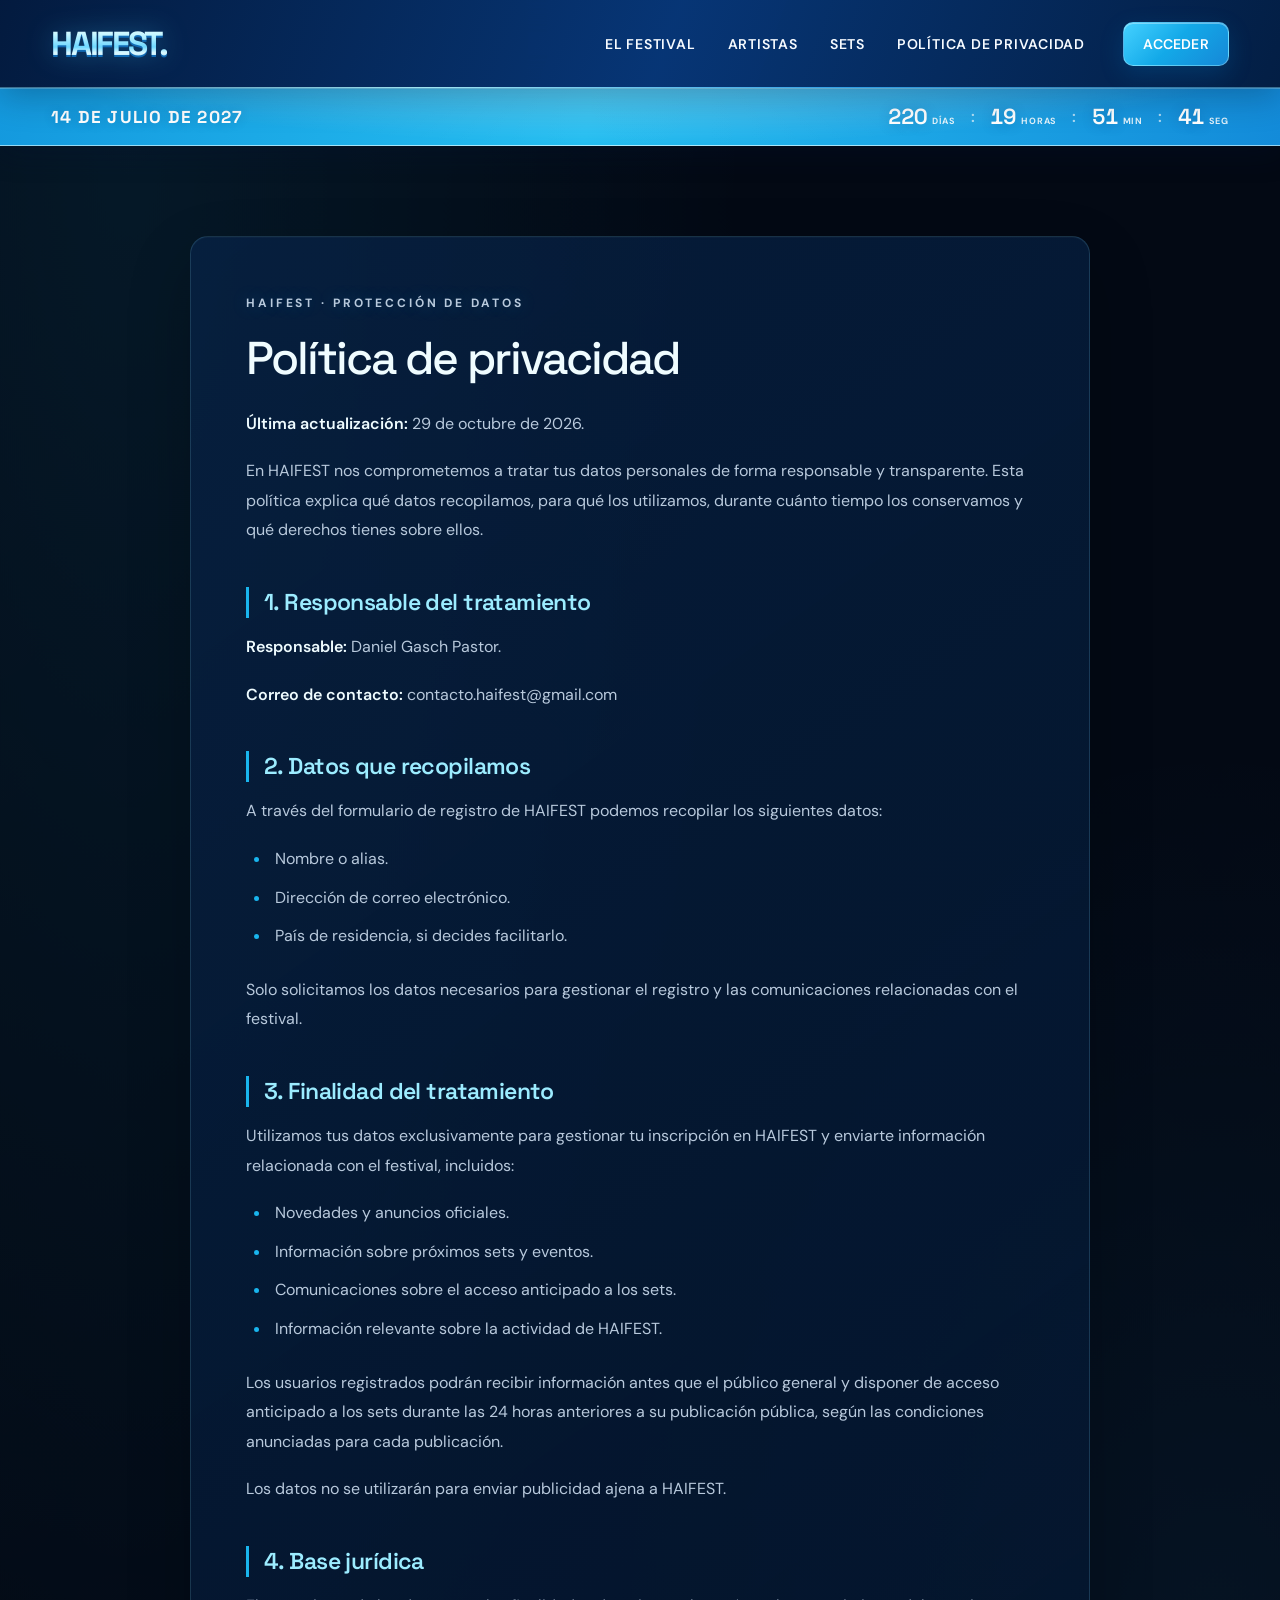
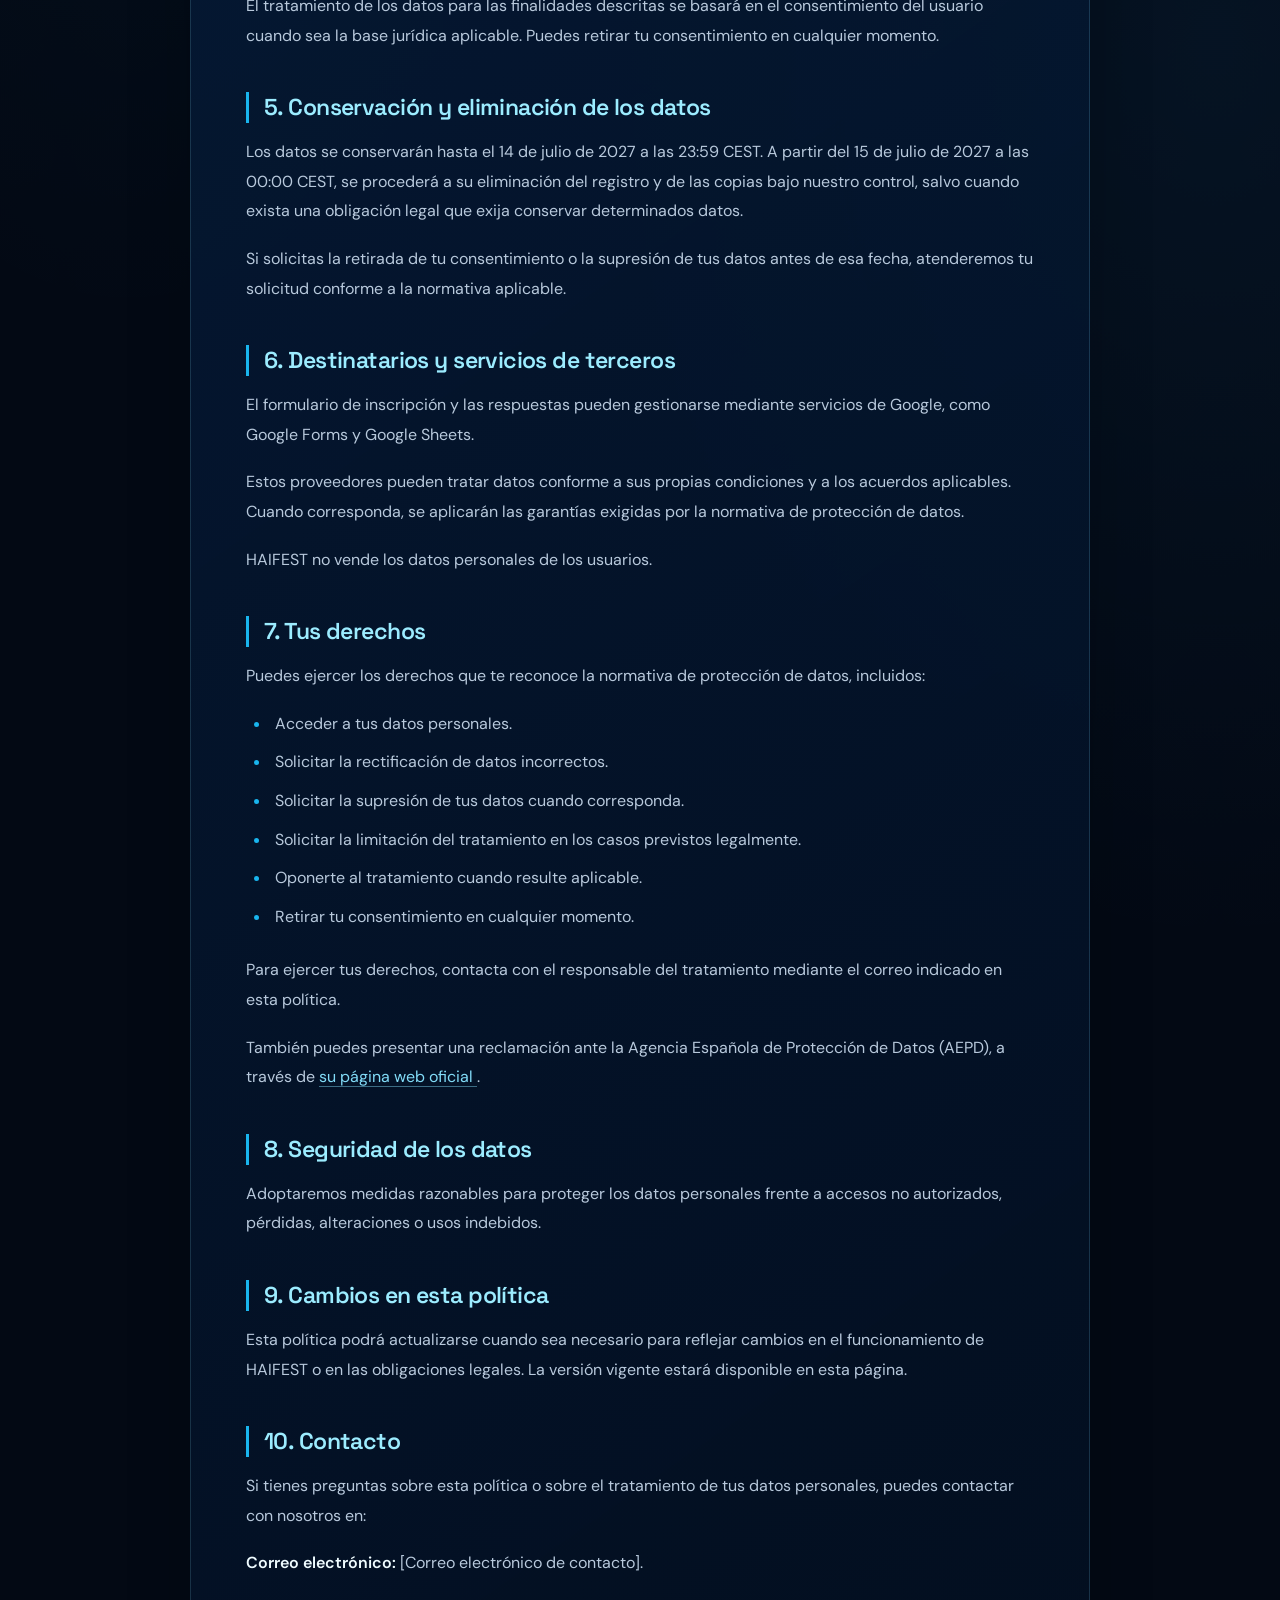
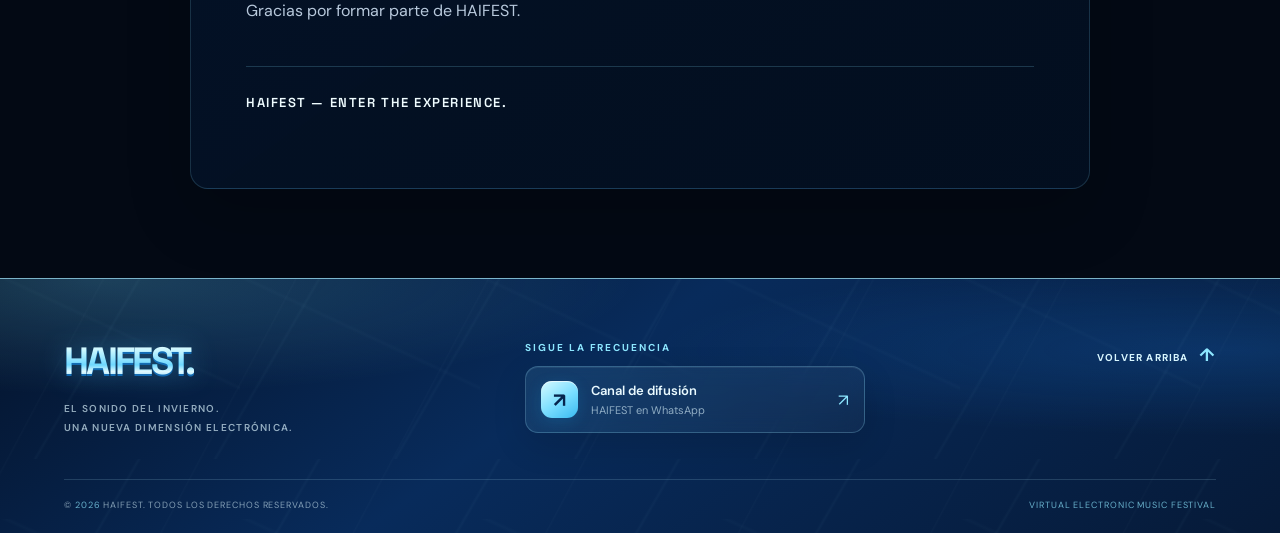
<file: politica.html>
<!doctype html>
<html lang="es">
<head>
  <meta charset="utf-8">
  <meta name="viewport" content="width=device-width, initial-scale=1">
  <meta name="theme-color" content="#073778">
  <meta name="description" content="HAIFEST — Virtual Electronic Music Festival. Regístrate y forma parte del universo HAIFEST.">
  <title>HAIFEST — Virtual Electronic Music Festival</title>
  <link rel="preconnect" href="https://fonts.googleapis.com">
  <link rel="preconnect" href="https://fonts.gstatic.com" crossorigin>
  <link href="https://fonts.googleapis.com/css2?family=DM+Sans:wght@400;500;600;700&family=Space+Grotesk:wght@400;500;600;700&display=swap" rel="stylesheet">
  <link rel="stylesheet" href="politica.css">
  <script src="script.js" defer></script>
</head>
<body>
    <!-- SUPERIOR1: cabecera fija principal -->
<header class="site-header">
  <a class="brand" href="/haifest/" aria-label="HAIFEST, inicio">
    <!-- Sustituye este texto por tu logo si ya tienes el archivo -->
    <span class="brand-ice">HAIFEST.</span>
  </a>

    <nav class="main-nav" aria-label="Navegación principal">
      <a href="/el-festival">EL FESTIVAL</a>
      <a href="/artistas">ARTISTAS</a>
      <a href="/sets">SETS</a>
      <a href="/haifest/politica">POLÍTICA DE PRIVACIDAD</a>
    </nav>

    <a class="button button-small header-cta" href="https://forms.gle/UFMRdXrZ1bzV3xqM9" target="_blank" rel="noopener noreferrer">ACCEDER</a>

    <button class="menu-toggle" type="button" aria-label="Abrir menú" aria-expanded="false" aria-controls="mobile-menu">
      <span></span><span></span><span></span>
    </button>
  </header>

  <!-- Menú móvil -->
  <nav class="mobile-menu" id="mobile-menu" aria-label="Navegación móvil">
    <a href="/el-festival">EL FESTIVAL</a>
    <a href="/artistas">ARTISTAS</a>
    <a href="/sets">SETS</a>
    <a href="/eventos">POLÍTICA DE PRIVACIDAD</a>
    <a href="https://forms.gle/UFMRdXrZ1bzV3xqM9" target="_blank" rel="noopener noreferrer">ACCEDER / REGISTRO</a>
  </nav>

  <!-- SUPERIOR2: barra fija con fecha y cuenta atrás -->
  <div class="event-bar" aria-label="Fecha del festival y cuenta atrás">
    <div class="event-date">14 DE JULIO DE 2027</div>
    <div class="countdown" aria-label="Cuenta atrás hasta el inicio del 14 de julio de 2027">
      <div class="count-unit"><span id="days">000</span><small>DÍAS</small></div>
      <span class="count-colon">:</span>
      <div class="count-unit"><span id="hours">00</span><small>HORAS</small></div>
      <span class="count-colon">:</span>
      <div class="count-unit"><span id="minutes">00</span><small>MIN</small></div>
      <span class="count-colon">:</span>
      <div class="count-unit"><span id="seconds">00</span><small>SEG</small></div>
    </div>
  </div>

     <main id="inicio">
   


<!-- CONTENIDO DE LA POLÍTICA -->
<section class="privacy-section" id="politica">
  <div class="privacy-content">

    <p class="eyebrow">HAIFEST · PROTECCIÓN DE DATOS</p>
    <h2>Política de privacidad</h2>

    <p>
      <strong>Última actualización:</strong> 29 de octubre de 2026.
    </p>

    <p>
      En HAIFEST nos comprometemos a tratar tus datos personales de forma
      responsable y transparente. Esta política explica qué datos recopilamos,
      para qué los utilizamos, durante cuánto tiempo los conservamos y qué
      derechos tienes sobre ellos.
    </p>

    <h3>1. Responsable del tratamiento</h3>

    <p>
      <strong>Responsable:</strong> Daniel Gasch Pastor.
    </p>

    <p>
      <strong>Correo de contacto:</strong> contacto.haifest@gmail.com
    </p>

    <h3>2. Datos que recopilamos</h3>

    <p>
      A través del formulario de registro de HAIFEST podemos recopilar los
      siguientes datos:
    </p>

    <ul>
      <li>Nombre o alias.</li>
      <li>Dirección de correo electrónico.</li>
      <li>País de residencia, si decides facilitarlo.</li>
    </ul>

    <p>
      Solo solicitamos los datos necesarios para gestionar el registro y las
      comunicaciones relacionadas con el festival.
    </p>

    <h3>3. Finalidad del tratamiento</h3>

    <p>
      Utilizamos tus datos exclusivamente para gestionar tu inscripción en
      HAIFEST y enviarte información relacionada con el festival, incluidos:
    </p>

    <ul>
      <li>Novedades y anuncios oficiales.</li>
      <li>Información sobre próximos sets y eventos.</li>
      <li>Comunicaciones sobre el acceso anticipado a los sets.</li>
      <li>Información relevante sobre la actividad de HAIFEST.</li>
    </ul>

    <p>
      Los usuarios registrados podrán recibir información antes que el público
      general y disponer de acceso anticipado a los sets durante las 24 horas
      anteriores a su publicación pública, según las condiciones anunciadas
      para cada publicación.
    </p>

    <p>
      Los datos no se utilizarán para enviar publicidad ajena a HAIFEST.
    </p>

    <h3>4. Base jurídica</h3>

    <p>
      El tratamiento de los datos para las finalidades descritas se basará en
      el consentimiento del usuario cuando sea la base jurídica aplicable.
      Puedes retirar tu consentimiento en cualquier momento.
    </p>

    <h3>5. Conservación y eliminación de los datos</h3>

    <p>
      Los datos se conservarán hasta el 14 de julio de 2027 a las 23:59 CEST.
      A partir del 15 de julio de 2027 a las 00:00 CEST, se procederá a su
      eliminación del registro y de las copias bajo nuestro control, salvo
      cuando exista una obligación legal que exija conservar determinados datos.
    </p>

    <p>
      Si solicitas la retirada de tu consentimiento o la supresión de tus datos
      antes de esa fecha, atenderemos tu solicitud conforme a la normativa
      aplicable.
    </p>

    <h3>6. Destinatarios y servicios de terceros</h3>

    <p>
      El formulario de inscripción y las respuestas pueden gestionarse mediante
      servicios de Google, como Google Forms y Google Sheets.
    </p>

    <p>
      Estos proveedores pueden tratar datos conforme a sus propias condiciones
      y a los acuerdos aplicables. Cuando corresponda, se aplicarán las
      garantías exigidas por la normativa de protección de datos.
    </p>

    <p>
      HAIFEST no vende los datos personales de los usuarios.
    </p>

    <h3>7. Tus derechos</h3>

    <p>
      Puedes ejercer los derechos que te reconoce la normativa de protección
      de datos, incluidos:
    </p>

    <ul>
      <li>Acceder a tus datos personales.</li>
      <li>Solicitar la rectificación de datos incorrectos.</li>
      <li>Solicitar la supresión de tus datos cuando corresponda.</li>
      <li>Solicitar la limitación del tratamiento en los casos previstos legalmente.</li>
      <li>Oponerte al tratamiento cuando resulte aplicable.</li>
      <li>Retirar tu consentimiento en cualquier momento.</li>
    </ul>

    <p>
      Para ejercer tus derechos, contacta con el responsable del tratamiento
      mediante el correo indicado en esta política.
    </p>

    <p>
      También puedes presentar una reclamación ante la Agencia Española de
      Protección de Datos (AEPD), a través de
      <a href="https://www.aepd.es/" target="_blank" rel="noopener noreferrer">
        su página web oficial
      </a>.
    </p>

    <h3>8. Seguridad de los datos</h3>

    <p>
      Adoptaremos medidas razonables para proteger los datos personales frente
      a accesos no autorizados, pérdidas, alteraciones o usos indebidos.
    </p>

    <h3>9. Cambios en esta política</h3>

    <p>
      Esta política podrá actualizarse cuando sea necesario para reflejar
      cambios en el funcionamiento de HAIFEST o en las obligaciones legales.
      La versión vigente estará disponible en esta página.
    </p>

    <h3>10. Contacto</h3>

    <p>
      Si tienes preguntas sobre esta política o sobre el tratamiento de tus
      datos personales, puedes contactar con nosotros en:
    </p>

    <p>
      <strong>Correo electrónico:</strong>
      [Correo electrónico de contacto].
    </p>

    <p>
      Gracias por formar parte de HAIFEST.
    </p>

    <p class="privacy-signature">
      <strong>HAIFEST — ENTER THE EXPERIENCE.</strong>
    </p>

  </div>
</section>


<!-- PIE DE PAGINA: enlaces y copyright -->
<footer class="site-footer">
  <div class="footer-glow" aria-hidden="true"></div>
  <div class="footer-top">
    <div class="footer-brand-block">
      <a class="brand" href="/haifest/" aria-label="HAIFEST, inicio">
        <span class="brand-ice">HAIFEST.</span>
      </a>
      <p>EL SONIDO DEL INVIERNO.<br>UNA NUEVA DIMENSIÓN ELECTRÓNICA.</p>
    </div>
    <div class="footer-community">
      <span class="footer-label">SIGUE LA FRECUENCIA</span>
      <a class="whatsapp-link" href="https://whatsapp.com/channel/0029VbDpriWHQbS2V4UxfA47" target="_blank" rel="noopener noreferrer">
        <span class="whatsapp-icon" aria-hidden="true">↗</span>
        <span><strong>Canal de difusión</strong><small>HAIFEST en WhatsApp</small></span>
        <span class="link-arrow" aria-hidden="true">↗</span>
      </a>
    </div>
    <a class="back-to-top" href="#inicio">VOLVER ARRIBA <span aria-hidden="true">↑</span></a>
  </div>
  <div class="footer-bottom">
    <span>© <span id="year">2026</span> HAIFEST. TODOS LOS DERECHOS RESERVADOS.</span>
    <span>VIRTUAL ELECTRONIC MUSIC FESTIVAL</span>
  </div>
</footer>
</body>
</html>
</file>
<file: politica.css>
/* =========================================================
   HAIFEST — WINTER / ICE EDITION
   Diseño glacial, profundidad y luces cian
   ========================================================= */

:root {
  --navy: #073778;
  --navy-deep: #03152e;
  --cyan: #19b5ee;
  --cyan-light: #82dcf8;
  --ice-white: #effcff;
  --ice-blue: #9cecff;
  --glacier: #38c9ff;
  --blue: #279be9;
  --yellow: #fff500;
  --black: #030914;
  --white: #f7fbff;
  --muted: #b8c9dc;

  --header-height: 88px;
  --eventbar-height: 58px;
  --content-width: 1240px;
}

* {
  box-sizing: border-box;
}

html {
  scroll-behavior: smooth;
  scroll-padding-top:
    calc(var(--header-height) + var(--eventbar-height) + 18px);
}

body {
  margin: 0;
  color: var(--white);
  background:
    radial-gradient(
      ellipse at 50% 0%,
      rgba(25, 181, 238, .08),
      transparent 38%
    ),
    #030914;
  font-family: "DM Sans", sans-serif;
  -webkit-font-smoothing: antialiased;
}

a {
  color: inherit;
  text-decoration: none;
}

button,
a {
  -webkit-tap-highlight-color: transparent;
}

::selection {
  background: var(--yellow);
  color: #06152b;
}

/* =========================================================
   SUPERIOR1 — CABECERA FIJA
   ========================================================= */

.site-header {
  position: fixed;
  z-index: 1000;
  inset: 0 0 auto;
  min-height: var(--header-height);

  display: flex;
  align-items: center;
  gap: clamp(20px, 3vw, 48px);

  padding: 0 clamp(22px, 4vw, 64px);

  background:
    linear-gradient(
      110deg,
      rgba(3, 27, 64, .98),
      rgba(7, 55, 120, .97) 52%,
      rgba(3, 31, 70, .98)
    );

  border-bottom: 1px solid rgba(141, 231, 255, .4);
  box-shadow: 0 8px 35px rgba(0, 9, 28, .28);
  backdrop-filter: blur(16px);
}

.site-header::after {
  content: "";
  position: absolute;
  left: 0;
  right: 0;
  bottom: -1px;
  height: 1px;

  background: linear-gradient(
    90deg,
    transparent,
    rgba(176, 246, 255, .85),
    rgba(41, 173, 255, .7),
    transparent
  );

  pointer-events: none;
  animation: ice-glow 5s ease-in-out infinite;
}

.brand {
  flex: 0 0 auto;
  display: inline-flex;
  align-items: center;
}

.brand-ice {
  font-family: "Space Grotesk", sans-serif;
  font-size: clamp(25px, 2.6vw, 36px);
  font-weight: 700;
  letter-spacing: -.07em;
  white-space: nowrap;

  background: linear-gradient(
    180deg,
    #ffffff 0%,
    #c9f7ff 28%,
    #6ed8ff 58%,
    #dffaff 72%,
    #4bb9f2 100%
  );

  -webkit-background-clip: text;
  background-clip: text;
  -webkit-text-fill-color: transparent;

  filter:
    drop-shadow(0 2px 0 rgba(20, 121, 203, .8))
    drop-shadow(0 0 13px rgba(67, 202, 255, .32));
}

.main-nav {
  display: flex;
  align-items: center;
  justify-content: center;
  gap: clamp(18px, 2.5vw, 40px);
  margin-left: auto;
}

.main-nav a,
.mobile-menu a {
  position: relative;
  font-size: clamp(12px, 1.1vw, 15px);
  font-weight: 600;
  letter-spacing: .055em;
  white-space: nowrap;
  transition: color .2s ease;
}

.main-nav a::after {
  content: "";
  position: absolute;
  left: 0;
  right: 100%;
  bottom: -9px;
  height: 2px;

  background: linear-gradient(
    90deg,
    var(--ice-white),
    var(--glacier)
  );

  box-shadow: 0 0 10px rgba(56, 201, 255, .65);
  transition: right .22s ease;
}

.main-nav a:hover {
  color: var(--cyan-light);
}

.main-nav a:hover::after {
  right: 0;
}

/* Botones */

.button {
  position: relative;
  overflow: hidden;

  display: inline-flex;
  align-items: center;
  justify-content: center;
  gap: 12px;

  min-height: 54px;
  padding: 0 27px;

  border: 1px solid rgba(220, 250, 255, .32);
  border-radius: 13px;

  background: linear-gradient(
    135deg,
    #45d1ff 0%,
    #13a9e8 48%,
    #1688d7 100%
  );

  color: white;
  font-size: 17px;
  font-weight: 600;
  letter-spacing: .015em;

  box-shadow:
    inset 0 1px 0 rgba(255, 255, 255, .34),
    0 8px 24px rgba(0, 140, 220, .2);

  transition:
    transform .2s ease,
    background .2s ease,
    box-shadow .2s ease;
}

.button::before {
  content: "";
  position: absolute;
  top: 0;
  left: -130%;
  width: 75%;
  height: 100%;

  transform: skewX(-24deg);

  background: linear-gradient(
    90deg,
    transparent,
    rgba(255, 255, 255, .23),
    transparent
  );

  transition: left .55s ease;
  pointer-events: none;
}

.button:hover::before {
  left: 150%;
}

.button:hover {
  background: linear-gradient(
    135deg,
    #79e3ff,
    #1db8f1 55%,
    #1594df
  );

  transform: translateY(-2px);

  box-shadow:
    inset 0 1px 0 rgba(255, 255, 255, .4),
    0 12px 30px rgba(25, 181, 238, .28);
}

.button-small {
  min-height: 44px;
  padding: 0 19px;
  font-size: 14px;
  border-radius: 10px;
}

.header-cta {
  flex: 0 0 auto;
}

.menu-toggle,
.mobile-menu {
  display: none;
}

/* =========================================================
   SUPERIOR2 — FECHA Y CUENTA ATRÁS
   ========================================================= */

.event-bar {
  position: fixed;
  z-index: 999;
  top: var(--header-height);
  left: 0;
  right: 0;

  min-height: var(--eventbar-height);
  padding: 8px clamp(22px, 4vw, 64px);

  display: flex;
  align-items: center;
  justify-content: space-between;
  gap: 24px;

  color: white;

  background:
    radial-gradient(
      ellipse at 50% -70%,
      rgba(255, 255, 255, .38),
      transparent 70%
    ),
    linear-gradient(
      100deg,
      #1499de 0%,
      #24bdf0 46%,
      #138bd9 100%
    );

  border-bottom: 1px solid rgba(218, 250, 255, .65);

  box-shadow:
    0 8px 28px rgba(0, 18, 52, .28),
    inset 0 1px 0 rgba(255, 255, 255, .25);
}

.event-date {
  font-family: "Space Grotesk", sans-serif;
  font-weight: 700;
  font-size: clamp(14px, 1.35vw, 19px);
  letter-spacing: .07em;
  white-space: nowrap;
  text-shadow: 0 1px 10px rgba(0, 53, 111, .22);
}

.countdown {
  display: flex;
  align-items: center;
  gap: clamp(8px, 1.2vw, 18px);
}

.count-unit {
  display: flex;
  align-items: baseline;
  gap: 5px;
}

.count-unit span {
  font-family: "Space Grotesk", sans-serif;
  font-size: clamp(17px, 1.7vw, 24px);
  font-weight: 600;
  font-variant-numeric: tabular-nums;
  text-shadow: 0 1px 12px rgba(0, 53, 111, .25);
}

.count-unit small {
  color: rgba(255, 255, 255, .88);
  font-size: 9px;
  font-weight: 700;
  letter-spacing: .08em;
}

.count-colon {
  opacity: .65;
  font-weight: 600;
}

/* Espacio para las barras fijas */

main {
  padding-top: calc(
    var(--header-height) + var(--eventbar-height)
  );
}

/* =========================================================
   PRINCIPAL — HERO Y VÍDEO
   ========================================================= */

.hero {
  position: relative;
  isolation: isolate;
  overflow: hidden;

  min-height: min(
    710px,
    calc(100svh - var(--header-height) - var(--eventbar-height))
  );

  min-height: clamp(570px, 70vh, 790px);

  display: grid;
  place-items: center;

  background:
    radial-gradient(
      ellipse at 50% 35%,
      rgba(29, 155, 226, .24),
      transparent 34%
    ),
    radial-gradient(
      ellipse at 12% 80%,
      rgba(16, 98, 190, .18),
      transparent 35%
    ),
    radial-gradient(
      ellipse at 90% 15%,
      rgba(82, 209, 255, .12),
      transparent 32%
    ),
    linear-gradient(
      135deg,
      #020711 0%,
      #071c35 48%,
      #020711 100%
    );
}

.hero::before {
  content: "";
  position: absolute;
  inset: 0;
  z-index: -1;
  pointer-events: none;
  opacity: .23;

  background-image:
    linear-gradient(
      128deg,
      transparent 0 42%,
      rgba(166, 238, 255, .22) 42.2%,
      transparent 42.7%
    ),
    linear-gradient(
      48deg,
      transparent 0 72%,
      rgba(166, 238, 255, .15) 72.2%,
      transparent 72.7%
    ),
    linear-gradient(
      0deg,
      rgba(55, 174, 255, .08),
      transparent 38%
    );

  background-size:
    380px 320px,
    440px 370px,
    100% 100%;

  mask-image: radial-gradient(
    ellipse at center,
    black,
    transparent 82%
  );
}

.hero-video,
.hero-overlay {
  position: absolute;
  inset: 0;
  width: 100%;
  height: 100%;
}

.hero-video {
  z-index: -2;
  object-fit: cover;
  filter: saturate(.82) contrast(1.08);
}

.hero-overlay {
  z-index: -1;

  background:
    radial-gradient(
      ellipse at center,
      rgba(2, 20, 43, .12),
      rgba(0, 4, 13, .52) 76%
    ),
    linear-gradient(
      90deg,
      rgba(0, 5, 17, .72),
      rgba(0, 12, 29, .28) 50%,
      rgba(0, 5, 17, .68)
    ),
    linear-gradient(
      0deg,
      rgba(0, 5, 17, .6),
      transparent 48%,
      rgba(0, 5, 17, .24)
    );
}

.hero-content {
  position: relative;
  width: min(100% - 40px, 900px);
  padding: 90px 0 100px;
  text-align: center;
}

.hero-content::before {
  content: "";
  position: absolute;
  z-index: -1;

  width: min(680px, 90vw);
  height: 300px;

  top: 50%;
  left: 50%;
  transform: translate(-50%, -50%);

  background: rgba(18, 113, 190, .12);
  filter: blur(70px);
  pointer-events: none;
}

.eyebrow,
.section-kicker {
  margin: 0 0 22px;
  color: var(--ice-blue);
  font-size: 12px;
  font-weight: 700;
  letter-spacing: .24em;
  text-shadow: 0 0 18px rgba(76, 205, 255, .3);
}

.hero h1 {
  margin: 0;

  font-family: "Space Grotesk", sans-serif;
  font-size: clamp(48px, 8.3vw, 104px);
  font-weight: 500;
  letter-spacing: -.065em;
  line-height: .98;

  text-shadow: 0 5px 35px rgba(0, 0, 0, .3);
}

.hero h1 span {
  background: linear-gradient(
    180deg,
    #ffffff,
    #b8f3ff 48%,
    #54caff
  );

  -webkit-background-clip: text;
  background-clip: text;
  -webkit-text-fill-color: transparent;

  filter: drop-shadow(0 0 20px rgba(56, 201, 255, .18));
}

.hero-description {
  margin: 24px 0 32px;
  color: rgba(255, 255, 255, .82);
  font-size: clamp(15px, 1.5vw, 19px);
}

.button-primary {
  min-width: 165px;
}

.scroll-cue {
  position: absolute;
  bottom: 25px;
  left: 50%;

  display: flex;
  align-items: center;
  gap: 12px;

  transform: translateX(-50%);

  color: rgba(255, 255, 255, .72);
  font-size: 10px;
  font-weight: 700;
  letter-spacing: .18em;
  white-space: nowrap;
}

.scroll-cue span {
  display: block;
  width: 27px;
  height: 1px;
  background: var(--cyan);
  box-shadow: 0 0 10px rgba(56, 201, 255, .7);
}

/* =========================================================
   PLAYLIST — PROFUNDIDAD Y TEXTURA GLACIAL
   ========================================================= */

.playlist-section {
  position: relative;
  overflow: hidden;

  padding:
    clamp(64px, 8vw, 105px)
    24px
    clamp(70px, 8vw, 100px);

  color: #fff;

  background:
    radial-gradient(
      ellipse at 18% 12%,
      rgba(172, 242, 255, .22),
      transparent 32%
    ),
    radial-gradient(
      ellipse at 90% 78%,
      rgba(6, 72, 164, .34),
      transparent 42%
    ),
    linear-gradient(
      125deg,
      #1676c8 0%,
      #168fdf 38%,
      #237ed0 72%,
      #0d64b5 100%
    );
}

.playlist-section::before {
  content: "";
  position: absolute;
  inset: 0;
  pointer-events: none;
  opacity: .62;

  background-image:
    linear-gradient(
      rgba(231, 251, 255, .055) 1px,
      transparent 1px
    ),
    linear-gradient(
      90deg,
      rgba(231, 251, 255, .055) 1px,
      transparent 1px
    ),
    linear-gradient(
      135deg,
      transparent 0 47%,
      rgba(210, 247, 255, .09) 47.2%,
      transparent 47.6%
    );

  background-size:
    44px 44px,
    44px 44px,
    220px 190px;

  mask-image: linear-gradient(
    to bottom,
    black,
    transparent 85%
  );
}

.playlist-section::after {
  content: "";
  position: absolute;
  inset: auto 0 0;
  height: 120px;
  background: linear-gradient(
    0deg,
    rgba(2, 34, 81, .18),
    transparent
  );
  pointer-events: none;
}

.section-inner {
  position: relative;
  z-index: 1;
  width: min(100%, 900px);
  margin: 0 auto;
  text-align: center;
}

.section-kicker {
  color: #d7f7ff;
  margin-bottom: 16px;
  text-shadow: 0 0 15px rgba(183, 245, 255, .25);
}

.playlist-section h2 {
  margin: 0;

  font-family: "Space Grotesk", sans-serif;
  font-size: clamp(30px, 5vw, 58px);
  font-weight: 500;
  line-height: 1.12;
  letter-spacing: -.045em;

  text-shadow: 0 4px 24px rgba(0, 38, 91, .18);
}

.section-description {
  margin: 17px 0 35px;
  color: rgba(255, 255, 255, .9);
  font-size: 15px;
  line-height: 1.7;
}

.spotify-frame {
  position: relative;
  width: min(100%, 690px);
  margin: 0 auto;
  overflow: hidden;

  border: 1px solid rgba(221, 250, 255, .45);
  border-radius: 18px;

  background: rgba(1, 25, 60, .28);

  box-shadow:
    0 28px 70px rgba(0, 29, 74, .32),
    0 0 0 6px rgba(211, 248, 255, .035);
}

.spotify-frame iframe {
  display: block;
  border: 0;
}

.text-link {
  display: inline-flex;
  gap: 10px;
  margin-top: 22px;

  font-size: 13px;
  font-weight: 700;
  letter-spacing: .04em;

  transition:
    color .2s ease,
    transform .2s ease;
}

.text-link:hover {
  color: #d7f7ff;
  transform: translateY(-2px);
}

.mobile-break {
  display: none;
}

/* =========================================================
   PIE DE PÁGINA — HIELO Y COMUNIDAD
   ========================================================= */

.site-footer {
  position: relative;
  isolation: isolate;
  overflow: hidden;

  padding: 58px clamp(22px, 5vw, 72px) 22px;
  color: #eafaff;

  background:
    radial-gradient(
      ellipse at 8% 0%,
      rgba(124, 231, 255, .2),
      transparent 32%
    ),
    radial-gradient(
      ellipse at 96% 28%,
      rgba(30, 139, 255, .19),
      transparent 33%
    ),
    linear-gradient(
      145deg,
      #04132b 0%,
      #082b5b 44%,
      #061a38 100%
    );

  border-top: 1px solid rgba(173, 241, 255, .7);
}

.site-footer::before {
  content: "";
  position: absolute;
  inset: 0;
  z-index: -1;
  pointer-events: none;
  opacity: .23;

  background-image:
    linear-gradient(
      120deg,
      transparent 0 48%,
      rgba(177, 239, 255, .13) 49%,
      transparent 50%
    ),
    linear-gradient(
      25deg,
      transparent 0 68%,
      rgba(177, 239, 255, .09) 69%,
      transparent 70%
    );

  background-size: 180px 180px, 240px 240px;
}

.site-footer::after {
  content: "";
  position: absolute;
  z-index: -1;
  inset: 0;
  pointer-events: none;
  opacity: .12;

  background: repeating-linear-gradient(
    118deg,
    transparent 0 90px,
    rgba(193, 244, 255, .15) 91px,
    transparent 93px 170px
  );
}

/* Logo del pie de página */

.footer-brand-block {
  min-width: 230px;
}

.footer-brand-block .brand-ice {
  display: inline-block;
  font-size: clamp(29px, 3vw, 38px);
}

.footer-brand-block p {
  margin: 14px 0 0;
  color: rgba(221, 246, 255, .66);

  font-size: 10px;
  font-weight: 600;
  line-height: 1.9;
  letter-spacing: .13em;
}

/* Enlace de WhatsApp */

.footer-community {
  width: min(100%, 340px);
}

.footer-label {
  display: block;
  margin-bottom: 12px;

  color: #8de7ff;
  font-size: 10px;
  font-weight: 700;
  letter-spacing: .19em;
}

.whatsapp-link {
  display: flex;
  align-items: center;
  gap: 13px;
  padding: 14px 15px;

  border: 1px solid rgba(165, 232, 255, .24);
  border-radius: 13px;

  background: linear-gradient(
    120deg,
    rgba(119, 219, 255, .11),
    rgba(255, 255, 255, .035)
  );

  box-shadow:
    inset 0 1px rgba(255, 255, 255, .07),
    0 12px 35px rgba(0, 0, 0, .12);

  backdrop-filter: blur(10px);

  transition:
    border-color .2s ease,
    transform .2s ease,
    background .2s ease;
}

.whatsapp-link:hover {
  transform: translateY(-2px);
  border-color: rgba(141, 231, 255, .7);
  background: rgba(119, 219, 255, .14);
}

.whatsapp-icon {
  display: grid;
  place-items: center;

  width: 37px;
  height: 37px;
  flex: 0 0 37px;

  border-radius: 11px;
  color: #06254d;

  background: linear-gradient(
    145deg,
    #d6fbff,
    #78ddff 55%,
    #39baf1
  );

  box-shadow:
    inset 0 1px 0 rgba(255, 255, 255, .65),
    0 4px 15px rgba(31, 169, 231, .18);

  font-size: 20px;
  font-weight: 700;
}

.whatsapp-link strong,
.whatsapp-link small {
  display: block;
}

.whatsapp-link strong {
  font-size: 13px;
  font-weight: 600;
}

.whatsapp-link small {
  margin-top: 4px;
  color: rgba(221, 246, 255, .62);
  font-size: 11px;
}

.link-arrow {
  margin-left: auto;
  color: #8de7ff;
  font-size: 17px;
}

/* Volver arriba */

.back-to-top {
  align-self: flex-start;
  padding-top: 6px;

  color: #d9f7ff;
  font-size: 10px;
  font-weight: 700;
  letter-spacing: .12em;
  white-space: nowrap;
}

.back-to-top span {
  margin-left: 7px;
  color: #8de7ff;
  font-size: 18px;
}

/* Franja inferior */

.footer-top,
.footer-bottom {
  display: flex;
  justify-content: space-between;
  align-items: center;
  gap: 28px;
}

.footer-top {
  padding-bottom: 42px;
}

.footer-bottom {
  padding-top: 19px;

  border-top: 1px solid rgba(180, 235, 255, .16);

  color: rgba(221, 246, 255, .58);
  font-size: 9px;
  letter-spacing: .1em;
}

.footer-bottom span:last-child {
  color: rgba(141, 231, 255, .72);
}

/* =========================================================
   ANIMACIONES
   ========================================================= */

@keyframes ice-glow {
  0%, 100% {
    opacity: .65;
  }

  50% {
    opacity: 1;
  }
}

/* =========================================================
   PANTALLAS GRANDES
   ========================================================= */

@media (min-width: 1500px) {
  :root {
    --header-height: 96px;
    --eventbar-height: 62px;
  }
}

/* =========================================================
   TABLETS
   ========================================================= */

@media (max-width: 900px) {
  :root {
    --header-height: 76px;
    --eventbar-height: 66px;
  }

  .site-header {
    gap: 16px;
  }

  .main-nav {
    gap: 15px;
  }

  .main-nav a {
    font-size: 11px;
  }

  .header-cta {
    padding: 0 14px;
  }

  .event-bar {
    gap: 12px;
  }

  .countdown {
    gap: 7px;
  }

  .count-unit {
    display: flex;
    flex-direction: column;
    align-items: center;
    gap: 1px;
  }

  .count-unit small {
    font-size: 8px;
  }
}

/* =========================================================
   MÓVILES
   ========================================================= */

@media (max-width: 650px) {
  :root {
    --header-height: 70px;
    --eventbar-height: 74px;
  }

  .site-header {
    padding: 0 18px;
    justify-content: space-between;
  }

  .brand-ice {
    font-size: 29px;
  }

  .main-nav,
  .header-cta {
    display: none;
  }

  .menu-toggle {
    display: flex;

    width: 43px;
    height: 43px;
    padding: 11px 9px;

    flex-direction: column;
    justify-content: center;
    gap: 5px;

    border: 1px solid rgba(255, 255, 255, .2);
    border-radius: 10px;

    background: rgba(130, 220, 248, .04);
    cursor: pointer;
  }

  .menu-toggle span {
    width: 100%;
    height: 2px;
    background: #fff;
    border-radius: 3px;
  }

  .mobile-menu {
    position: fixed;
    z-index: 1001;
    top: var(--header-height);
    left: 0;
    right: 0;

    padding: 12px 20px 20px;

    background: rgba(5, 45, 101, .98);
    border-top: 1px solid rgba(255, 255, 255, .12);

    box-shadow: 0 16px 30px rgba(0, 0, 0, .24);
    backdrop-filter: blur(18px);
  }

  .mobile-menu.is-open {
    display: flex;
    flex-direction: column;
    gap: 0;
  }

  .mobile-menu a {
    padding: 15px 2px;
    font-size: 13px;
    border-bottom: 1px solid rgba(255, 255, 255, .1);
  }

  .event-bar {
    padding: 9px 17px;
    flex-direction: column;
    justify-content: center;
    gap: 5px;
  }

  .event-date {
    font-size: 12px;
    letter-spacing: .12em;
  }

  .countdown {
    gap: 10px;
  }

  .count-unit {
    flex-direction: row;
    align-items: baseline;
    gap: 4px;
  }

  .count-unit span {
    font-size: 17px;
  }

  .count-unit small {
    font-size: 7px;
  }

  .count-colon {
    font-size: 13px;
  }

  .hero {
    min-height: 590px;
    min-height: min(
      690px,
      calc(100svh - var(--header-height) - var(--eventbar-height))
    );
  }

  .hero-content {
    padding: 75px 0 85px;
  }

  .eyebrow {
    font-size: 10px;
    letter-spacing: .16em;
  }

  .hero h1 {
    font-size: clamp(47px, 12vw, 70px);
  }

  .hero-description {
    max-width: 290px;
    margin: 20px auto 28px;
    line-height: 1.55;
  }

  .playlist-section {
    padding: 65px 18px 70px;
  }

  .playlist-section h2 {
    font-size: clamp(29px, 8vw, 42px);
  }

  .mobile-break {
    display: initial;
  }

  .section-description {
    max-width: 310px;
    margin: 16px auto 28px;
    line-height: 1.55;
    font-size: 14px;
  }

  .spotify-frame iframe {
    height: 352px;
  }

  .site-footer {
    padding: 38px 20px 18px;
  }

  .footer-top {
    align-items: stretch;
    flex-direction: column;
    gap: 28px;
    padding-bottom: 27px;
  }

  .footer-brand-block {
    min-width: 0;
  }

  .footer-brand-block .brand-ice {
    font-size: 31px;
  }

  .footer-community {
    width: 100%;
  }

  .back-to-top {
    align-self: flex-start;
    padding-top: 0;
    font-size: 10px;
  }

  .footer-bottom {
    align-items: flex-start;
    flex-direction: column;
    gap: 8px;
    font-size: 9px;
  }
}

/* Respetar la preferencia del usuario por menos animaciones */

@media (prefers-reduced-motion: reduce) {
  *,
  *::before,
  *::after {
    scroll-behavior: auto !important;
    transition-duration: .01ms !important;
    animation-duration: .01ms !important;
  }

  .site-header::after {
    animation: none;
  }
}


/* =========================================================
   HAIFEST — POLÍTICA DE PRIVACIDAD
   ========================================================= */

.privacy-section {
  position: relative;
  overflow: hidden;
  padding: clamp(55px, 7vw, 90px) 24px;
  background:
    radial-gradient(
      ellipse at 10% 0%,
      rgba(25, 181, 238, .09),
      transparent 38%
    ),
    radial-gradient(
      ellipse at 95% 45%,
      rgba(39, 155, 233, .07),
      transparent 35%
    ),
    #030914;
}

.privacy-content {
  width: min(100%, 900px);
  margin: 0 auto;
  padding: clamp(25px, 5vw, 55px);

  color: var(--white);
  font-family: "DM Sans", sans-serif;
  font-size: 16px;
  line-height: 1.85;

  background: linear-gradient(
    145deg,
    rgba(7, 35, 72, .72),
    rgba(3, 15, 33, .88)
  );

  border: 1px solid rgba(130, 220, 248, .17);
  border-radius: 18px;

  box-shadow:
    0 25px 65px rgba(0, 0, 0, .2),
    inset 0 1px 0 rgba(255, 255, 255, .025);
}

/* Título principal */

.privacy-content h2 {
  margin: 0 0 24px;

  font-family: "Space Grotesk", sans-serif;
  font-size: clamp(30px, 5vw, 46px);
  font-weight: 500;
  line-height: 1.15;
  letter-spacing: -.045em;
  color: var(--ice-white);
}

/* Subtítulos */

.privacy-content h3 {
  margin: 42px 0 14px;
  padding-left: 15px;

  font-family: "Space Grotesk", sans-serif;
  font-size: clamp(19px, 2.5vw, 23px);
  font-weight: 600;
  line-height: 1.35;
  letter-spacing: -.025em;
  color: var(--ice-blue);

  border-left: 3px solid var(--cyan);
}

/* Párrafos */

.privacy-content p {
  margin: 0 0 18px;
  color: var(--muted);
}

.privacy-content strong {
  color: var(--ice-white);
  font-weight: 600;
}

/* Listas */

.privacy-content ul {
  margin: 12px 0 24px;
  padding-left: 25px;
  color: var(--muted);
}

.privacy-content li {
  margin-bottom: 9px;
  padding-left: 4px;
}

.privacy-content li::marker {
  color: var(--cyan);
}

/* Enlaces */

.privacy-content a {
  color: var(--cyan-light);
  text-decoration: underline;
  text-decoration-color: rgba(130, 220, 248, .45);
  text-underline-offset: 4px;
  overflow-wrap: anywhere;
  transition:
    color .2s ease,
    text-decoration-color .2s ease;
}

.privacy-content a:hover {
  color: var(--ice-white);
  text-decoration-color: var(--ice-white);
}

/* Identidad final de HAIFEST */

.privacy-content .privacy-signature {
  margin-top: 40px;
  padding-top: 24px;

  color: var(--ice-blue);
  font-family: "Space Grotesk", sans-serif;
  font-size: 13px;
  font-weight: 700;
  letter-spacing: .12em;

  border-top: 1px solid rgba(130, 220, 248, .2);
}

/* Ajustes para móviles */

@media (max-width: 650px) {
  .privacy-section {
    padding: 35px 15px 50px;
  }

  .privacy-content {
    padding: 25px 20px;
    font-size: 14px;
    line-height: 1.8;
    border-radius: 14px;
  }

  .privacy-content h2 {
    font-size: 31px;
  }

  .privacy-content h3 {
    margin-top: 32px;
    font-size: 19px;
  }

  .privacy-content .eyebrow {
    line-height: 1.8;
  }
}
</file>
